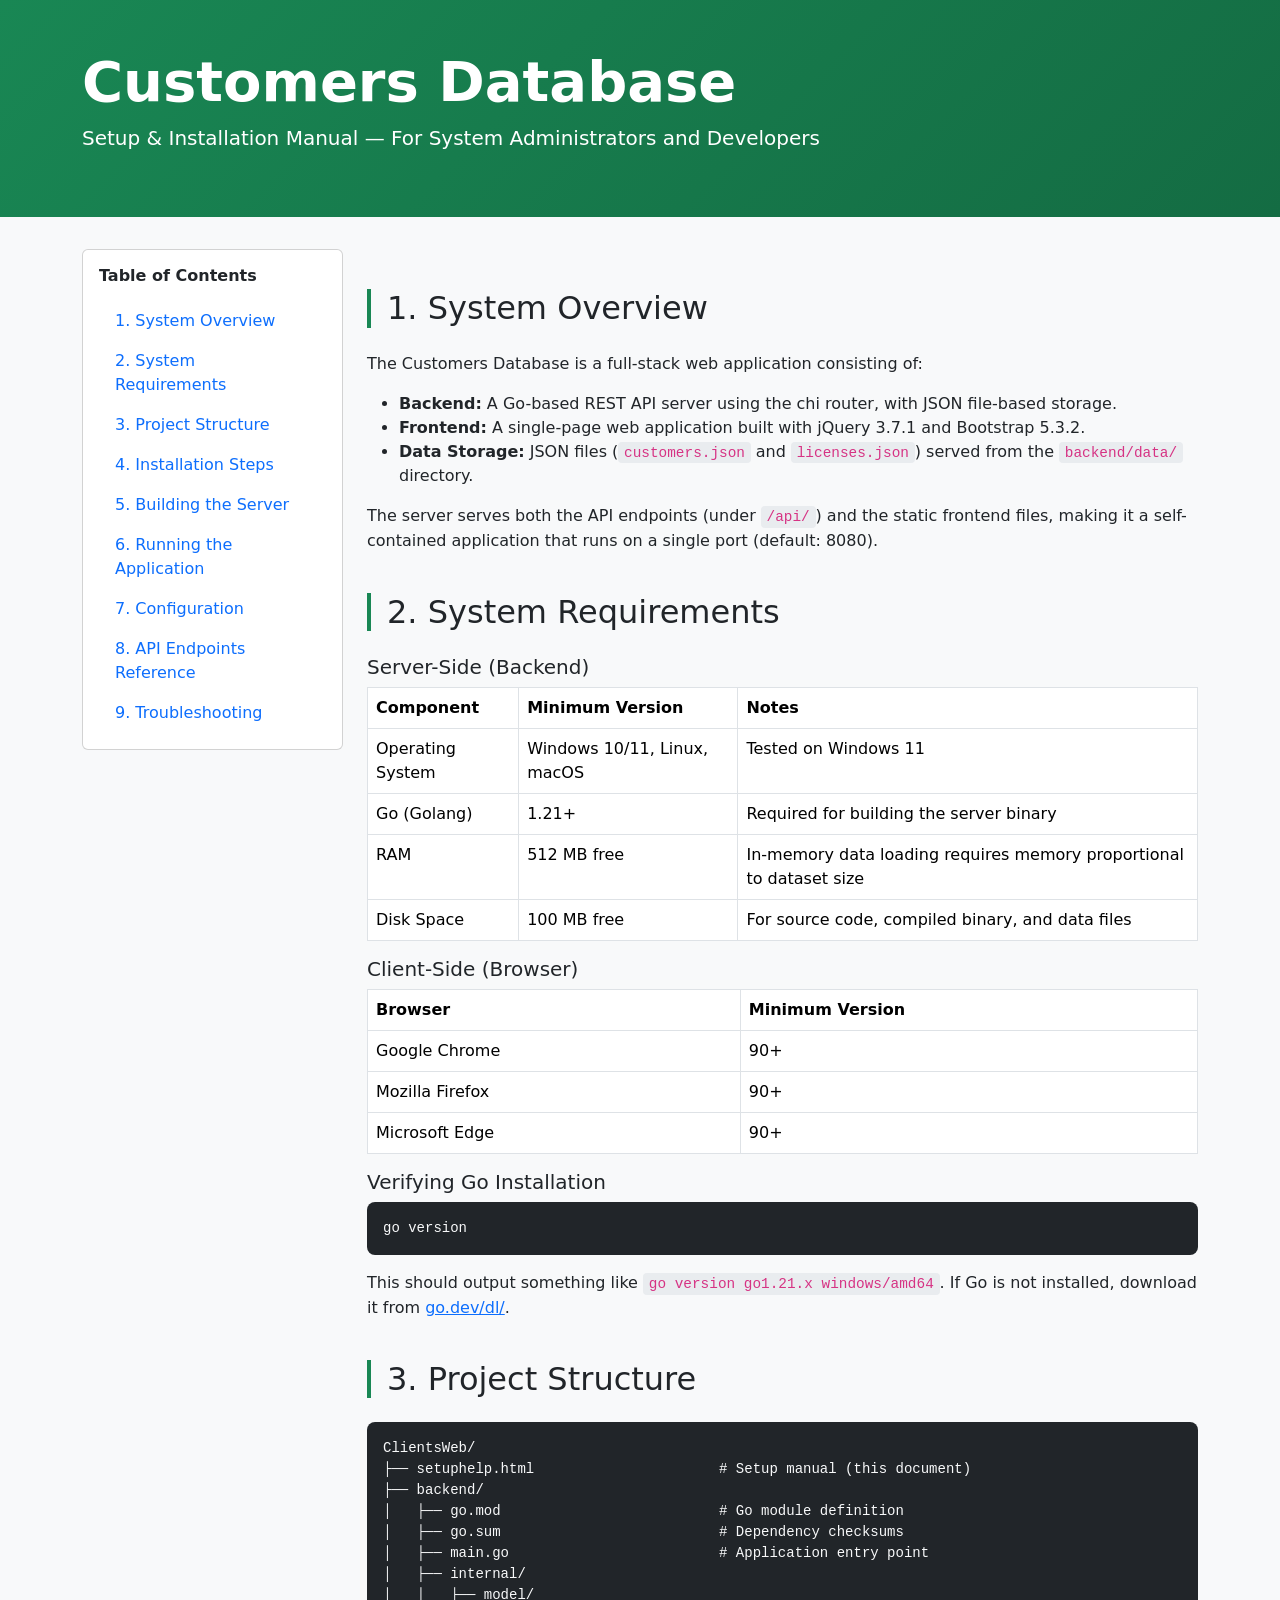
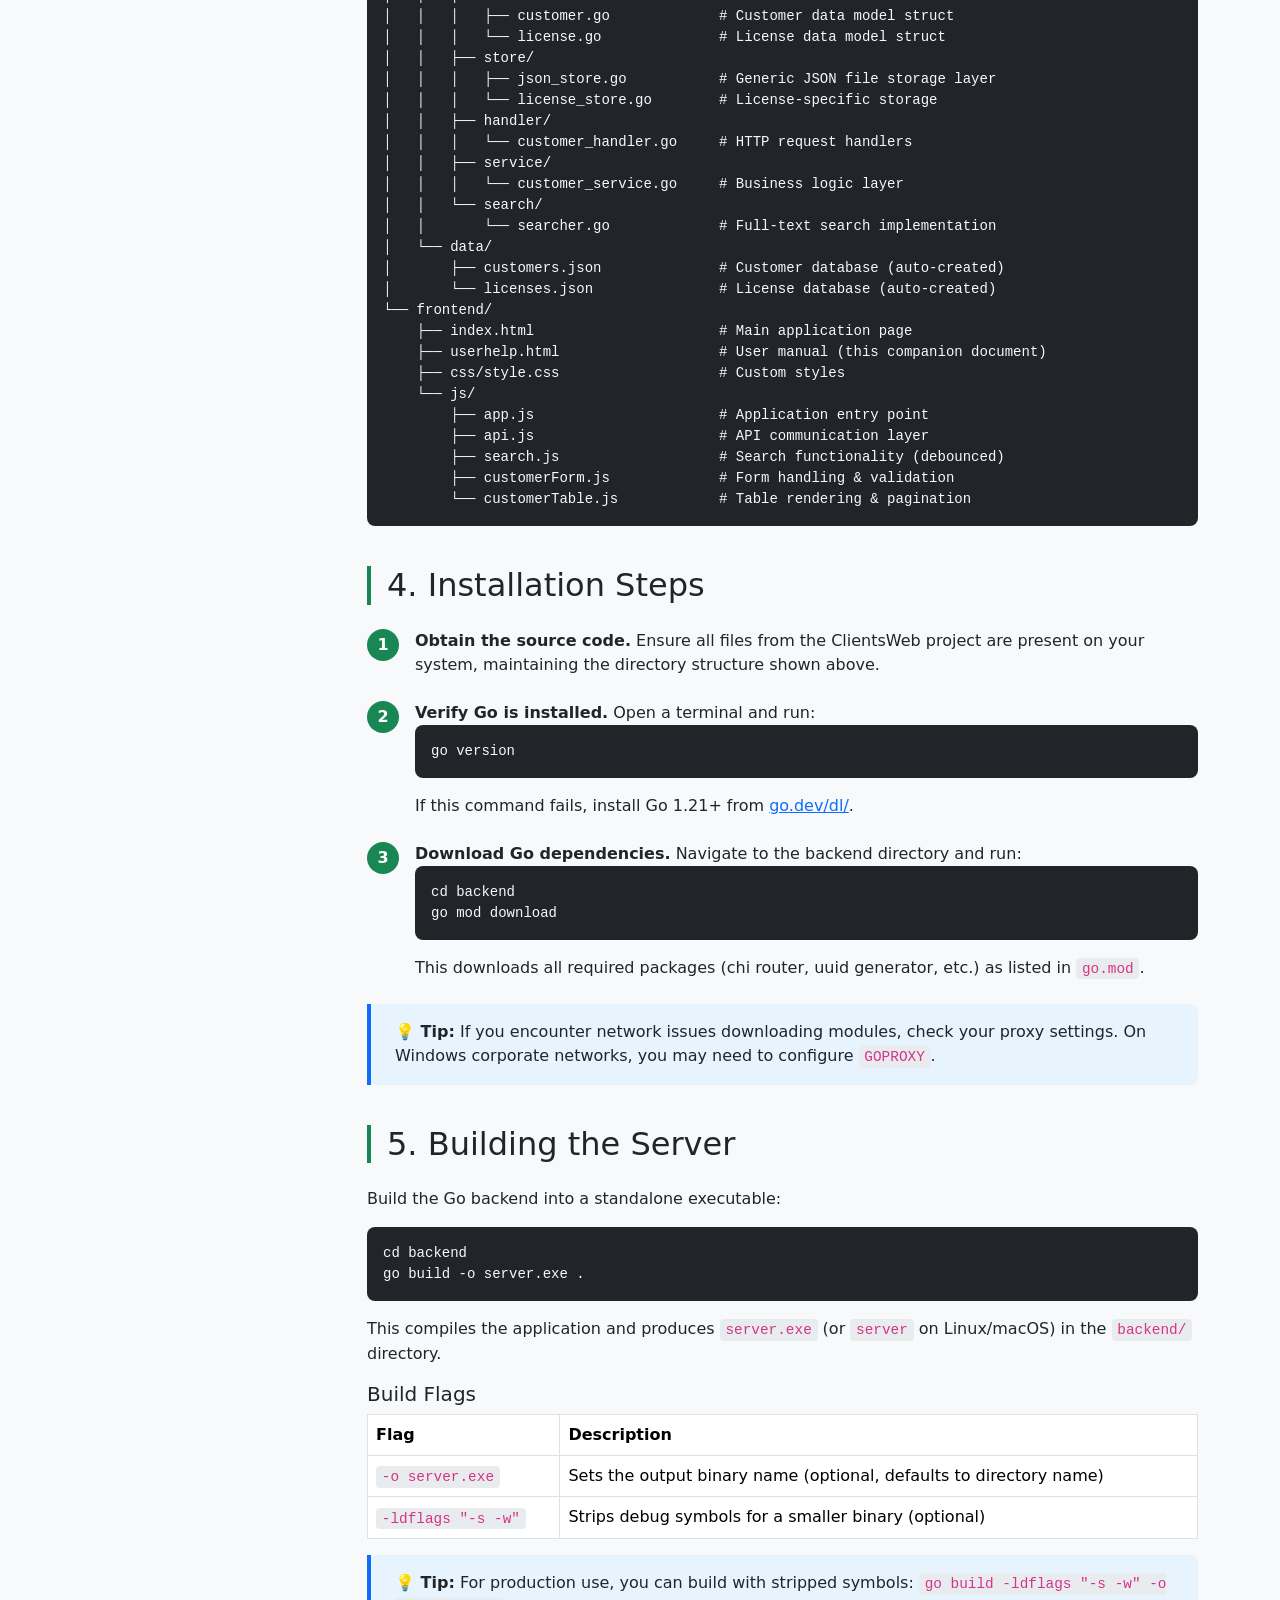
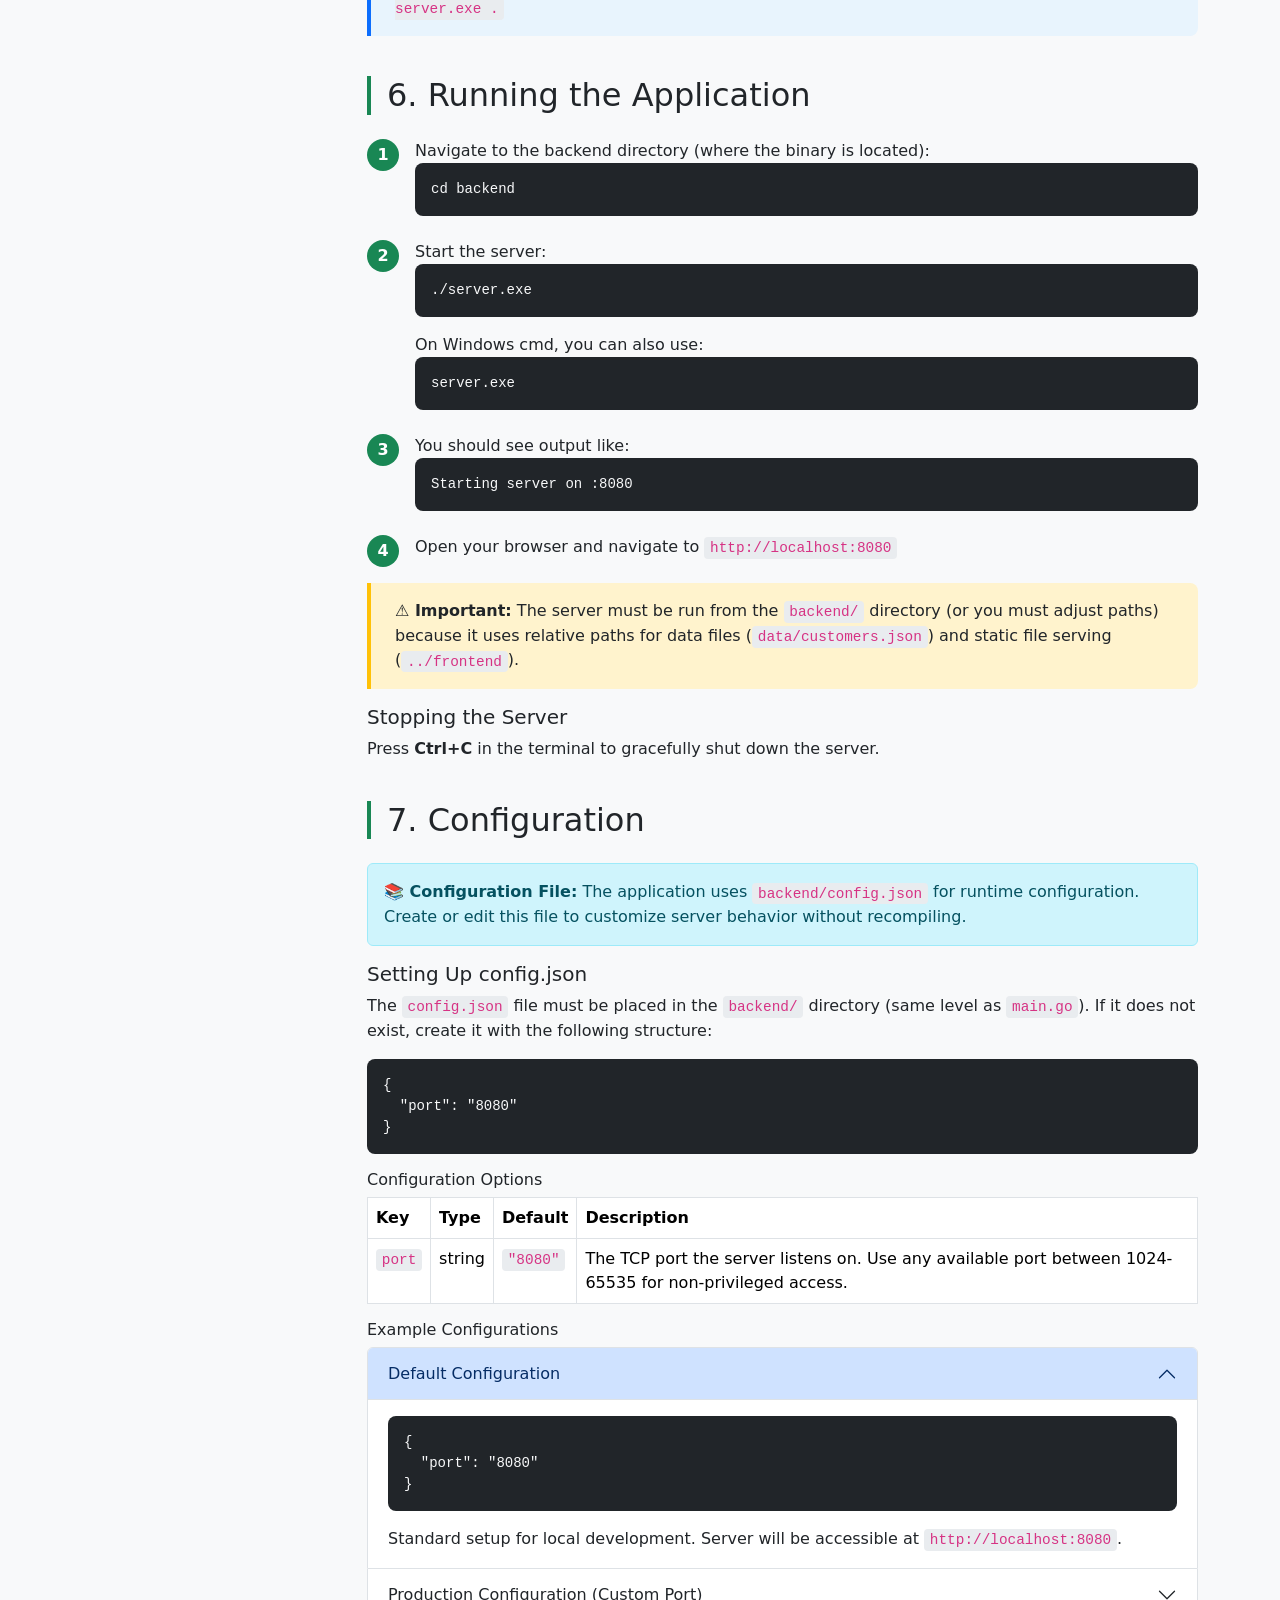
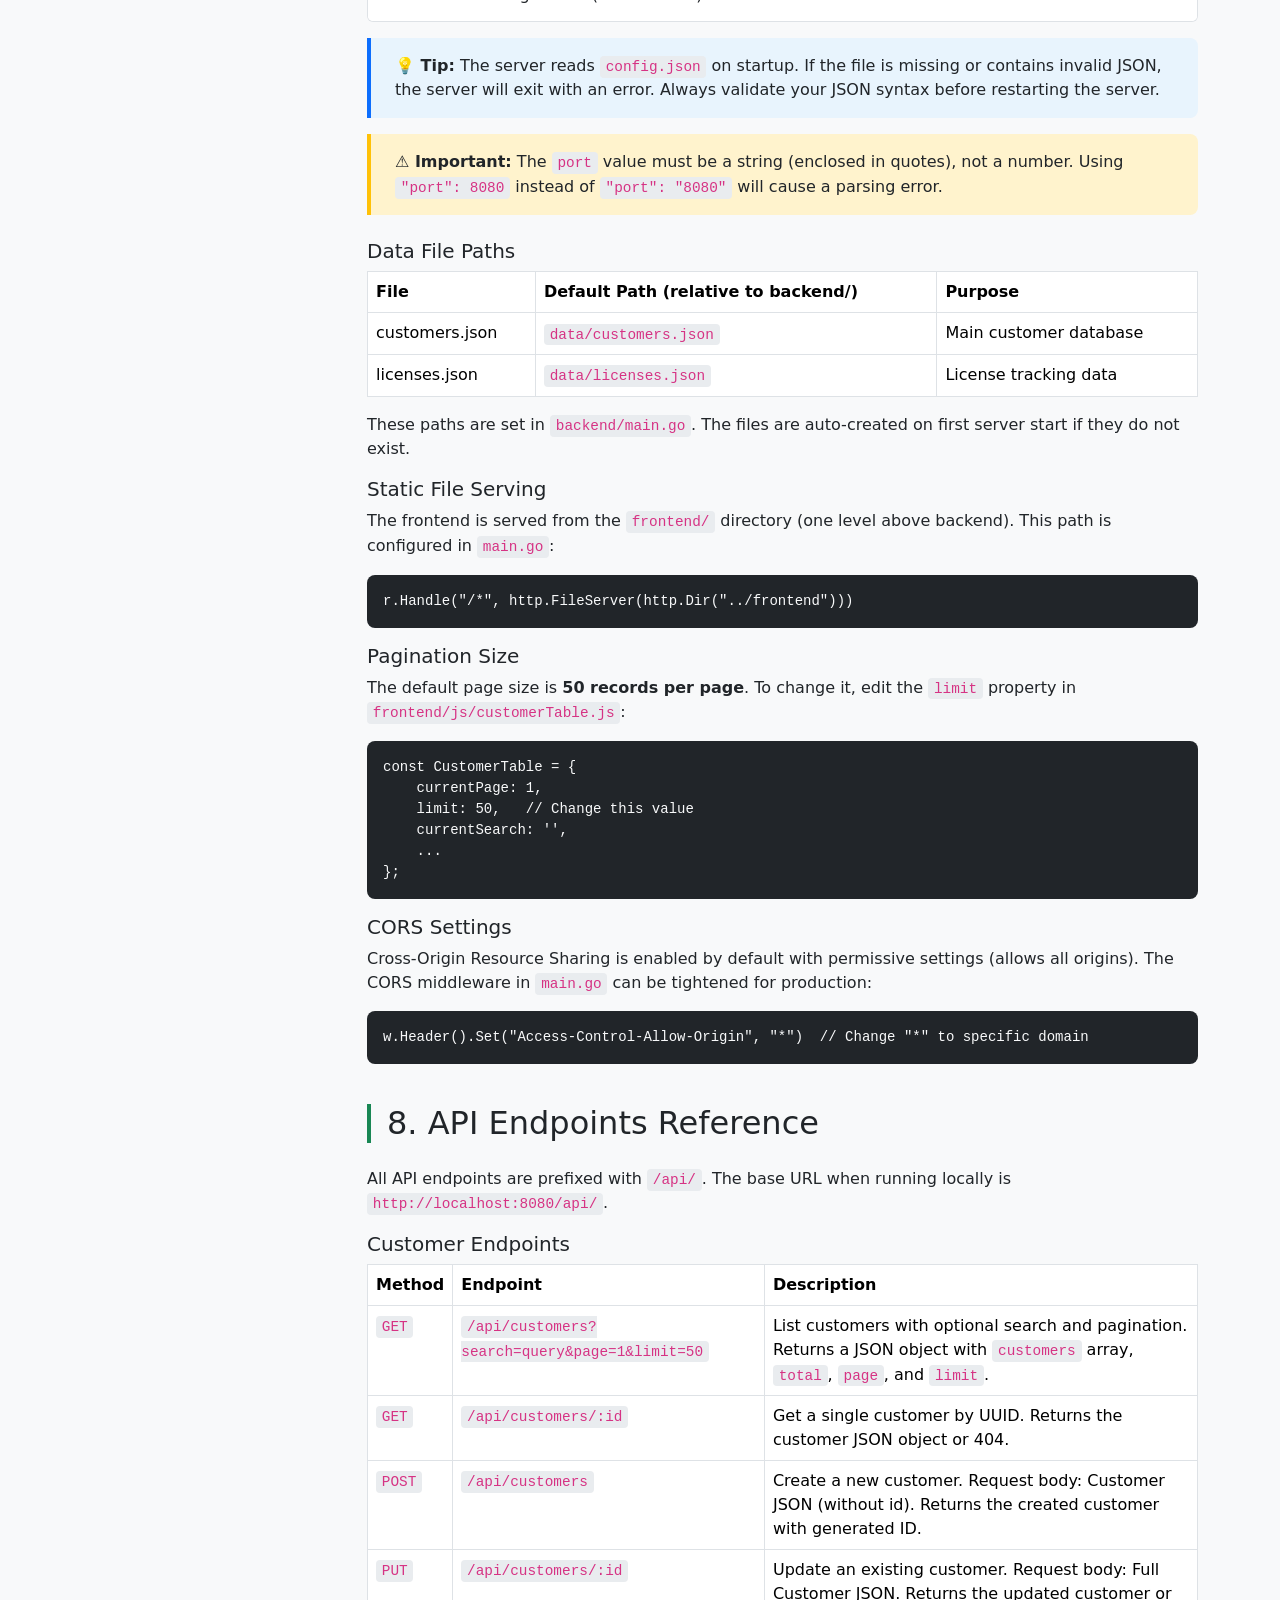
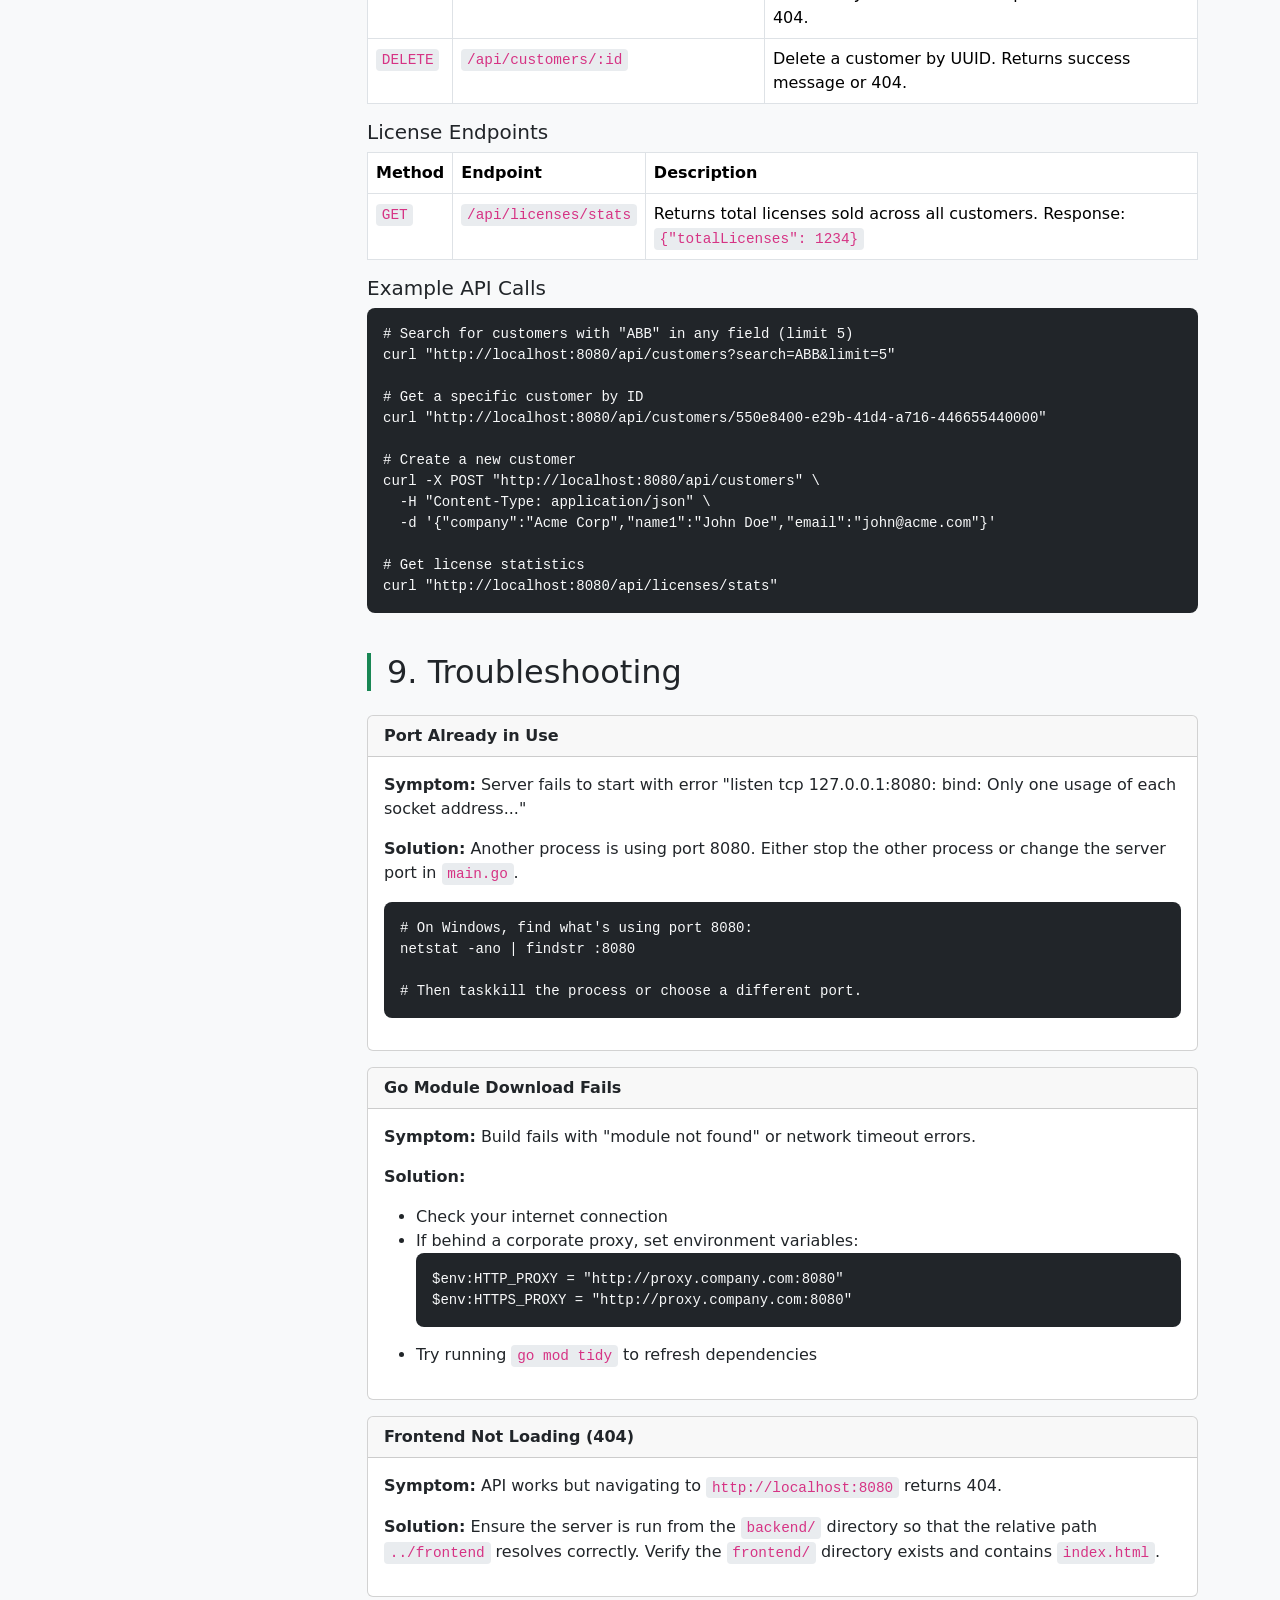
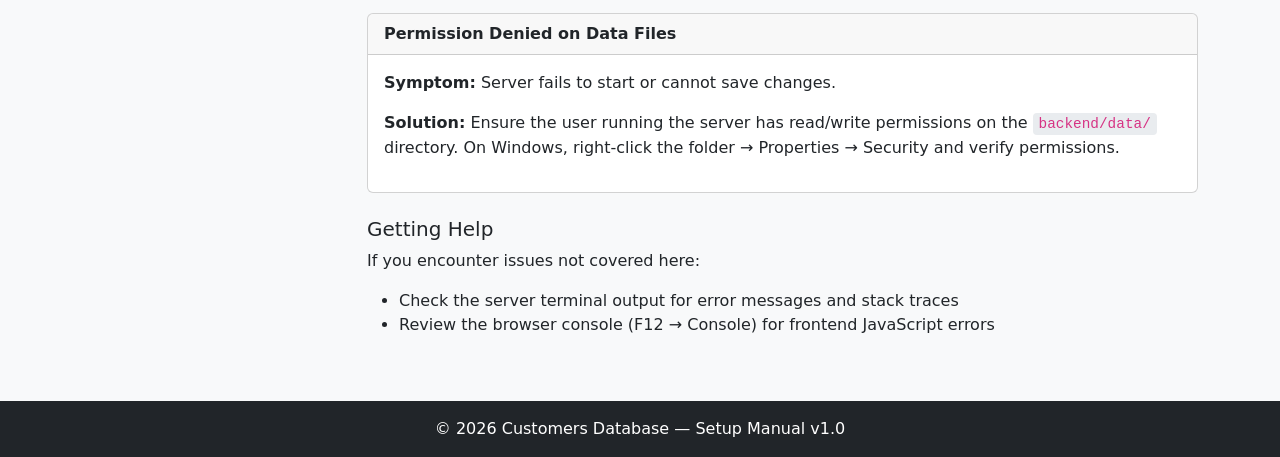
<file: setuphelp.html>
<!DOCTYPE html>
<html lang="en">
<head>
    <meta charset="UTF-8">
    <meta name="viewport" content="width=device-width, initial-scale=1.0">
    <title>Customers Database - Setup Manual</title>
    <link href="https://cdn.jsdelivr.net/npm/bootstrap@5.3.2/dist/css/bootstrap.min.css" rel="stylesheet">
    <style>
        body { background-color: #f8f9fa; }
        .manual-header { background: linear-gradient(135deg, #198754, #146c43); color: white; padding: 3rem 0; margin-bottom: 2rem; }
        .section-title { border-left: 4px solid #198754; padding-left: 1rem; margin-top: 2.5rem; margin-bottom: 1.5rem; }
        .step-list { counter-reset: step; list-style: none; padding-left: 0; }
        .step-list li { counter-increment: step; position: relative; padding-left: 3rem; margin-bottom: 1.5rem; }
        .step-list li::before { content: counter(step); position: absolute; left: 0; top: 0; width: 2rem; height: 2rem; background-color: #198754; color: white; border-radius: 50%; text-align: center; line-height: 2rem; font-weight: bold; }
        .tip-box { background-color: #e8f4fd; border-left: 4px solid #0d6efd; padding: 1rem 1.5rem; margin: 1rem 0; border-radius: 0 0.5rem 0.5rem 0; }
        .warning-box { background-color: #fff3cd; border-left: 4px solid #ffc107; padding: 1rem 1.5rem; margin: 1rem 0; border-radius: 0 0.5rem 0.5rem 0; }
        .danger-box { background-color: #f8d7da; border-left: 4px solid #dc3545; padding: 1rem 1.5rem; margin: 1rem 0; border-radius: 0 0.5rem 0.5rem 0; }
        code { background-color: #e9ecef; padding: 0.2em 0.4em; border-radius: 0.25rem; font-size: 0.9em; }
        pre { background-color: #212529; color: #f8f9fa; padding: 1rem; border-radius: 0.5rem; overflow-x: auto; }
        pre code { background-color: transparent; padding: 0; }
        .nav-sidebar { position: sticky; top: 2rem; }
    </style>
</head>
<body>

<!-- Header -->
<div class="manual-header">
    <div class="container">
        <h1 class="display-4 fw-bold">Customers Database</h1>
        <p class="lead">Setup & Installation Manual &mdash; For System Administrators and Developers</p>
    </div>
</div>

<div class="container mb-5">
    <div class="row">
        <!-- Sidebar Navigation -->
        <div class="col-lg-3 d-none d-lg-block">
            <nav class="nav-sidebar card">
                <div class="card-body">
                    <h6 class="card-title fw-bold mb-3">Table of Contents</h6>
                    <ul class="nav flex-column nav-pills">
                        <li class="nav-item"><a class="nav-link" href="#overview">1. System Overview</a></li>
                        <li class="nav-item"><a class="nav-link" href="#requirements">2. System Requirements</a></li>
                        <li class="nav-item"><a class="nav-link" href="#project-structure">3. Project Structure</a></li>
                        <li class="nav-item"><a class="nav-link" href="#installation">4. Installation Steps</a></li>
                        <li class="nav-item"><a class="nav-link" href="#building">5. Building the Server</a></li>
                        <li class="nav-item"><a class="nav-link" href="#running">6. Running the Application</a></li>
                        <li class="nav-item"><a class="nav-link" href="#configuration">7. Configuration</a></li>
                        <li class="nav-item"><a class="nav-link" href="#api-reference">8. API Endpoints Reference</a></li>
                        <li class="nav-item"><a class="nav-link" href="#troubleshooting">9. Troubleshooting</a></li>
                    </ul>
                </div>
            </nav>
        </div>

        <!-- Main Content -->
        <div class="col-lg-9">

            <!-- 1. System Overview -->
            <section id="overview">
                <h2 class="section-title">1. System Overview</h2>
                <p>The Customers Database is a full-stack web application consisting of:</p>
                <ul>
                    <li><strong>Backend:</strong> A Go-based REST API server using the chi router, with JSON file-based storage.</li>
                    <li><strong>Frontend:</strong> A single-page web application built with jQuery 3.7.1 and Bootstrap 5.3.2.</li>
                    <li><strong>Data Storage:</strong> JSON files (<code>customers.json</code> and <code>licenses.json</code>) served from the <code>backend/data/</code> directory.</li>
                </ul>
                <p>The server serves both the API endpoints (under <code>/api/</code>) and the static frontend files, making it a self-contained application that runs on a single port (default: 8080).</p>
            </section>

            <!-- 2. System Requirements -->
            <section id="requirements">
                <h2 class="section-title">2. System Requirements</h2>

                <h5 class="mt-3">Server-Side (Backend)</h5>
                <table class="table table-bordered">
                    <thead><tr><th>Component</th><th>Minimum Version</th><th>Notes</th></tr></thead>
                    <tbody>
                        <tr><td>Operating System</td><td>Windows 10/11, Linux, macOS</td><td>Tested on Windows 11</td></tr>
                        <tr><td>Go (Golang)</td><td>1.21+</td><td>Required for building the server binary</td></tr>
                        <tr><td>RAM</td><td>512 MB free</td><td>In-memory data loading requires memory proportional to dataset size</td></tr>
                        <tr><td>Disk Space</td><td>100 MB free</td><td>For source code, compiled binary, and data files</td></tr>
                    </tbody>
                </table>

                <h5 class="mt-3">Client-Side (Browser)</h5>
                <table class="table table-bordered">
                    <thead><tr><th>Browser</th><th>Minimum Version</th></tr></thead>
                    <tbody>
                        <tr><td>Google Chrome</td><td>90+</td></tr>
                        <tr><td>Mozilla Firefox</td><td>90+</td></tr>
                        <tr><td>Microsoft Edge</td><td>90+</td></tr>
                    </tbody>
                </table>

                <h5 class="mt-3">Verifying Go Installation</h5>
                <pre><code>go version</code></pre>
                <p>This should output something like <code>go version go1.21.x windows/amd64</code>. If Go is not installed, download it from <a href="https://go.dev/dl/" target="_blank">go.dev/dl/</a>.</p>
            </section>

            <!-- 3. Project Structure -->
            <section id="project-structure">
                <h2 class="section-title">3. Project Structure</h2>
                <pre><code>ClientsWeb/
├── setuphelp.html                      # Setup manual (this document)
├── backend/
│   ├── go.mod                          # Go module definition
│   ├── go.sum                          # Dependency checksums
│   ├── main.go                         # Application entry point
│   ├── internal/
│   │   ├── model/
│   │   │   ├── customer.go             # Customer data model struct
│   │   │   └── license.go              # License data model struct
│   │   ├── store/
│   │   │   ├── json_store.go           # Generic JSON file storage layer
│   │   │   └── license_store.go        # License-specific storage
│   │   ├── handler/
│   │   │   └── customer_handler.go     # HTTP request handlers
│   │   ├── service/
│   │   │   └── customer_service.go     # Business logic layer
│   │   └── search/
│   │       └── searcher.go             # Full-text search implementation
│   └── data/
│       ├── customers.json              # Customer database (auto-created)
│       └── licenses.json               # License database (auto-created)
└── frontend/
    ├── index.html                      # Main application page
    ├── userhelp.html                   # User manual (this companion document)
    ├── css/style.css                   # Custom styles
    └── js/
        ├── app.js                      # Application entry point
        ├── api.js                      # API communication layer
        ├── search.js                   # Search functionality (debounced)
        ├── customerForm.js             # Form handling & validation
        └── customerTable.js            # Table rendering & pagination</code></pre>
            </section>

            <!-- 4. Installation Steps -->
            <section id="installation">
                <h2 class="section-title">4. Installation Steps</h2>
                <ol class="step-list">
                    <li><strong>Obtain the source code.</strong> Ensure all files from the ClientsWeb project are present on your system, maintaining the directory structure shown above.</li>
                    <li><strong>Verify Go is installed.</strong> Open a terminal and run:
                        <pre><code>go version</code></pre>
                        If this command fails, install Go 1.21+ from <a href="https://go.dev/dl/" target="_blank">go.dev/dl/</a>.
                    </li>
                    <li><strong>Download Go dependencies.</strong> Navigate to the backend directory and run:
                        <pre><code>cd backend
go mod download</code></pre>
                        This downloads all required packages (chi router, uuid generator, etc.) as listed in <code>go.mod</code>.
                    </li>
                </ol>

                <div class="tip-box">
                    <strong>&#128161; Tip:</strong> If you encounter network issues downloading modules, check your proxy settings. On Windows corporate networks, you may need to configure <code>GOPROXY</code>.
                </div>
            </section>

            <!-- 5. Building the Server -->
            <section id="building">
                <h2 class="section-title">5. Building the Server</h2>
                <p>Build the Go backend into a standalone executable:</p>
                <pre><code>cd backend
go build -o server.exe .</code></pre>
                <p>This compiles the application and produces <code>server.exe</code> (or <code>server</code> on Linux/macOS) in the <code>backend/</code> directory.</p>

                <h5 class="mt-3">Build Flags</h5>
                <table class="table table-bordered">
                    <thead><tr><th>Flag</th><th>Description</th></tr></thead>
                    <tbody>
                        <tr><td><code>-o server.exe</code></td><td>Sets the output binary name (optional, defaults to directory name)</td></tr>
                        <tr><td><code>-ldflags "-s -w"</code></td><td>Strips debug symbols for a smaller binary (optional)</td></tr>
                    </tbody>
                </table>

                <div class="tip-box">
                    <strong>&#128161; Tip:</strong> For production use, you can build with stripped symbols: <code>go build -ldflags "-s -w" -o server.exe .</code>
                </div>
            </section>

            <!-- 6. Running the Application -->
            <section id="running">
                <h2 class="section-title">6. Running the Application</h2>
                <ol class="step-list">
                    <li>Navigate to the backend directory (where the binary is located):
                        <pre><code>cd backend</code></pre>
                    </li>
                    <li>Start the server:
                        <pre><code>./server.exe</code></pre>
                        On Windows cmd, you can also use:
                        <pre><code>server.exe</code></pre>
                    </li>
                    <li>You should see output like:
                        <pre><code>Starting server on :8080</code></pre>
                    </li>
                    <li>Open your browser and navigate to <code>http://localhost:8080</code></li>
                </ol>

                <div class="warning-box">
                    <strong>&#9888; Important:</strong> The server must be run from the <code>backend/</code> directory (or you must adjust paths) because it uses relative paths for data files (<code>data/customers.json</code>) and static file serving (<code>../frontend</code>).
                </div>

                <h5 class="mt-3">Stopping the Server</h5>
                <p>Press <strong>Ctrl+C</strong> in the terminal to gracefully shut down the server.</p>
            </section>

            <!-- 7. Configuration -->
            <section id="configuration">
                <h2 class="section-title">7. Configuration</h2>

                <div class="alert alert-info">
                    <strong>&#128218; Configuration File:</strong> The application uses <code>backend/config.json</code> for runtime configuration. Create or edit this file to customize server behavior without recompiling.
                </div>

                <h5 class="mt-3">Setting Up config.json</h5>
                <p>The <code>config.json</code> file must be placed in the <code>backend/</code> directory (same level as <code>main.go</code>). If it does not exist, create it with the following structure:</p>
                <pre><code>{
  "port": "8080"
}</code></pre>

                <h6 class="mt-3">Configuration Options</h6>
                <table class="table table-bordered">
                    <thead><tr><th>Key</th><th>Type</th><th>Default</th><th>Description</th></tr></thead>
                    <tbody>
                        <tr>
                            <td><code>port</code></td>
                            <td>string</td>
                            <td><code>"8080"</code></td>
                            <td>The TCP port the server listens on. Use any available port between 1024-65535 for non-privileged access.</td>
                        </tr>
                    </tbody>
                </table>

                <h6 class="mt-3">Example Configurations</h6>
                <div class="accordion" id="configExamples">
                    <div class="accordion-item">
                        <h2 class="accordion-header">
                            <button class="accordion-button" type="button" data-bs-toggle="collapse" data-bs-target="#defaultConfig">
                                Default Configuration
                            </button>
                        </h2>
                        <div id="defaultConfig" class="accordion-collapse collapse show" data-bs-parent="#configExamples">
                            <div class="accordion-body">
                                <pre><code>{
  "port": "8080"
}</code></pre>
                                <p class="mb-0">Standard setup for local development. Server will be accessible at <code>http://localhost:8080</code>.</p>
                            </div>
                        </div>
                    </div>
                    <div class="accordion-item">
                        <h2 class="accordion-header">
                            <button class="accordion-button collapsed" type="button" data-bs-toggle="collapse" data-bs-target="#prodConfig">
                                Production Configuration (Custom Port)
                            </button>
                        </h2>
                        <div id="prodConfig" class="accordion-collapse collapse" data-bs-parent="#configExamples">
                            <div class="accordion-body">
                                <pre><code>{
  "port": "8443"
}</code></pre>
                                <p class="mb-0">Use a non-standard port for production deployments to avoid conflicts with other services.</p>
                            </div>
                        </div>
                    </div>
                </div>

                <div class="tip-box mt-3">
                    <strong>&#128161; Tip:</strong> The server reads <code>config.json</code> on startup. If the file is missing or contains invalid JSON, the server will exit with an error. Always validate your JSON syntax before restarting the server.
                </div>

                <div class="warning-box mt-3">
                    <strong>&#9888; Important:</strong> The <code>port</code> value must be a string (enclosed in quotes), not a number. Using <code>"port": 8080</code> instead of <code>"port": "8080"</code> will cause a parsing error.
                </div>

                <h5 class="mt-4">Data File Paths</h5>
                <table class="table table-bordered">
                    <thead><tr><th>File</th><th>Default Path (relative to backend/)</th><th>Purpose</th></tr></thead>
                    <tbody>
                        <tr><td>customers.json</td><td><code>data/customers.json</code></td><td>Main customer database</td></tr>
                        <tr><td>licenses.json</td><td><code>data/licenses.json</code></td><td>License tracking data</td></tr>
                    </tbody>
                </table>
                <p>These paths are set in <code>backend/main.go</code>. The files are auto-created on first server start if they do not exist.</p>

                <h5 class="mt-3">Static File Serving</h5>
                <p>The frontend is served from the <code>frontend/</code> directory (one level above backend). This path is configured in <code>main.go</code>:</p>
                <pre><code>r.Handle("/*", http.FileServer(http.Dir("../frontend")))</code></pre>

                <h5 class="mt-3">Pagination Size</h5>
                <p>The default page size is <strong>50 records per page</strong>. To change it, edit the <code>limit</code> property in <code>frontend/js/customerTable.js</code>:</p>
                <pre><code>const CustomerTable = {
    currentPage: 1,
    limit: 50,   // Change this value
    currentSearch: '',
    ...
};</code></pre>

                <h5 class="mt-3">CORS Settings</h5>
                <p>Cross-Origin Resource Sharing is enabled by default with permissive settings (allows all origins). The CORS middleware in <code>main.go</code> can be tightened for production:</p>
                <pre><code>w.Header().Set("Access-Control-Allow-Origin", "*")  // Change "*" to specific domain</code></pre>
            </section>

            <!-- 8. API Endpoints Reference -->
            <section id="api-reference">
                <h2 class="section-title">8. API Endpoints Reference</h2>
                <p>All API endpoints are prefixed with <code>/api/</code>. The base URL when running locally is <code>http://localhost:8080/api/</code>.</p>

                <h5 class="mt-3">Customer Endpoints</h5>
                <table class="table table-bordered">
                    <thead><tr><th>Method</th><th>Endpoint</th><th>Description</th></tr></thead>
                    <tbody>
                        <tr>
                            <td><code>GET</code></td>
                            <td><code>/api/customers?search=query&page=1&limit=50</code></td>
                            <td>List customers with optional search and pagination. Returns a JSON object with <code>customers</code> array, <code>total</code>, <code>page</code>, and <code>limit</code>.</td>
                        </tr>
                        <tr>
                            <td><code>GET</code></td>
                            <td><code>/api/customers/:id</code></td>
                            <td>Get a single customer by UUID. Returns the customer JSON object or 404.</td>
                        </tr>
                        <tr>
                            <td><code>POST</code></td>
                            <td><code>/api/customers</code></td>
                            <td>Create a new customer. Request body: Customer JSON (without id). Returns the created customer with generated ID.</td>
                        </tr>
                        <tr>
                            <td><code>PUT</code></td>
                            <td><code>/api/customers/:id</code></td>
                            <td>Update an existing customer. Request body: Full Customer JSON. Returns the updated customer or 404.</td>
                        </tr>
                        <tr>
                            <td><code>DELETE</code></td>
                            <td><code>/api/customers/:id</code></td>
                            <td>Delete a customer by UUID. Returns success message or 404.</td>
                        </tr>
                    </tbody>
                </table>

                <h5 class="mt-3">License Endpoints</h5>
                <table class="table table-bordered">
                    <thead><tr><th>Method</th><th>Endpoint</th><th>Description</th></tr></thead>
                    <tbody>
                        <tr>
                            <td><code>GET</code></td>
                            <td><code>/api/licenses/stats</code></td>
                            <td>Returns total licenses sold across all customers. Response: <code>{"totalLicenses": 1234}</code></td>
                        </tr>
                    </tbody>
                </table>

                <h5 class="mt-3">Example API Calls</h5>
                <pre><code># Search for customers with "ABB" in any field (limit 5)
curl "http://localhost:8080/api/customers?search=ABB&limit=5"

# Get a specific customer by ID
curl "http://localhost:8080/api/customers/550e8400-e29b-41d4-a716-446655440000"

# Create a new customer
curl -X POST "http://localhost:8080/api/customers" \
  -H "Content-Type: application/json" \
  -d '{"company":"Acme Corp","name1":"John Doe","email":"john@acme.com"}'

# Get license statistics
curl "http://localhost:8080/api/licenses/stats"</code></pre>
            </section>

            <!-- 9. Troubleshooting -->
            <section id="troubleshooting">
                <h2 class="section-title">9. Troubleshooting</h2>

                <div class="card mb-3">
                    <div class="card-header fw-bold">Port Already in Use</div>
                    <div class="card-body">
                        <p><strong>Symptom:</strong> Server fails to start with error "listen tcp 127.0.0.1:8080: bind: Only one usage of each socket address..."</p>
                        <p><strong>Solution:</strong> Another process is using port 8080. Either stop the other process or change the server port in <code>main.go</code>.</p>
                        <pre><code># On Windows, find what's using port 8080:
netstat -ano | findstr :8080

# Then taskkill the process or choose a different port.</code></pre>
                    </div>
                </div>

                <div class="card mb-3">
                    <div class="card-header fw-bold">Go Module Download Fails</div>
                    <div class="card-body">
                        <p><strong>Symptom:</strong> Build fails with "module not found" or network timeout errors.</p>
                        <p><strong>Solution:</strong></p>
                        <ul>
                            <li>Check your internet connection</li>
                            <li>If behind a corporate proxy, set environment variables:
                                <pre><code>$env:HTTP_PROXY = "http://proxy.company.com:8080"
$env:HTTPS_PROXY = "http://proxy.company.com:8080"</code></pre>
                            </li>
                            <li>Try running <code>go mod tidy</code> to refresh dependencies</li>
                        </ul>
                    </div>
                </div>

                <div class="card mb-3">
                    <div class="card-header fw-bold">Frontend Not Loading (404)</div>
                    <div class="card-body">
                        <p><strong>Symptom:</strong> API works but navigating to <code>http://localhost:8080</code> returns 404.</p>
                        <p><strong>Solution:</strong> Ensure the server is run from the <code>backend/</code> directory so that the relative path <code>../frontend</code> resolves correctly. Verify the <code>frontend/</code> directory exists and contains <code>index.html</code>.</p>
                    </div>
                </div>

                <div class="card mb-3">
                    <div class="card-header fw-bold">Permission Denied on Data Files</div>
                    <div class="card-body">
                        <p><strong>Symptom:</strong> Server fails to start or cannot save changes.</p>
                        <p><strong>Solution:</strong> Ensure the user running the server has read/write permissions on the <code>backend/data/</code> directory. On Windows, right-click the folder &rarr; Properties &rarr; Security and verify permissions.</p>
                    </div>
                </div>

                <h5 class="mt-4">Getting Help</h5>
                <p>If you encounter issues not covered here:</p>
                <ul>
                    <li>Check the server terminal output for error messages and stack traces</li>
                    <li>Review the browser console (F12 &rarr; Console) for frontend JavaScript errors</li>
                </ul>
            </section>

        </div>
    </div>
</div>

<!-- Footer -->
<footer class="bg-dark text-white text-center py-3 mt-5">
    <p class="mb-0">&copy; 2026 Customers Database &mdash; Setup Manual v1.0</p>
</footer>

<script src="https://cdn.jsdelivr.net/npm/bootstrap@5.3.2/dist/js/bootstrap.bundle.min.js"></script>
</body>
</html>
</file>
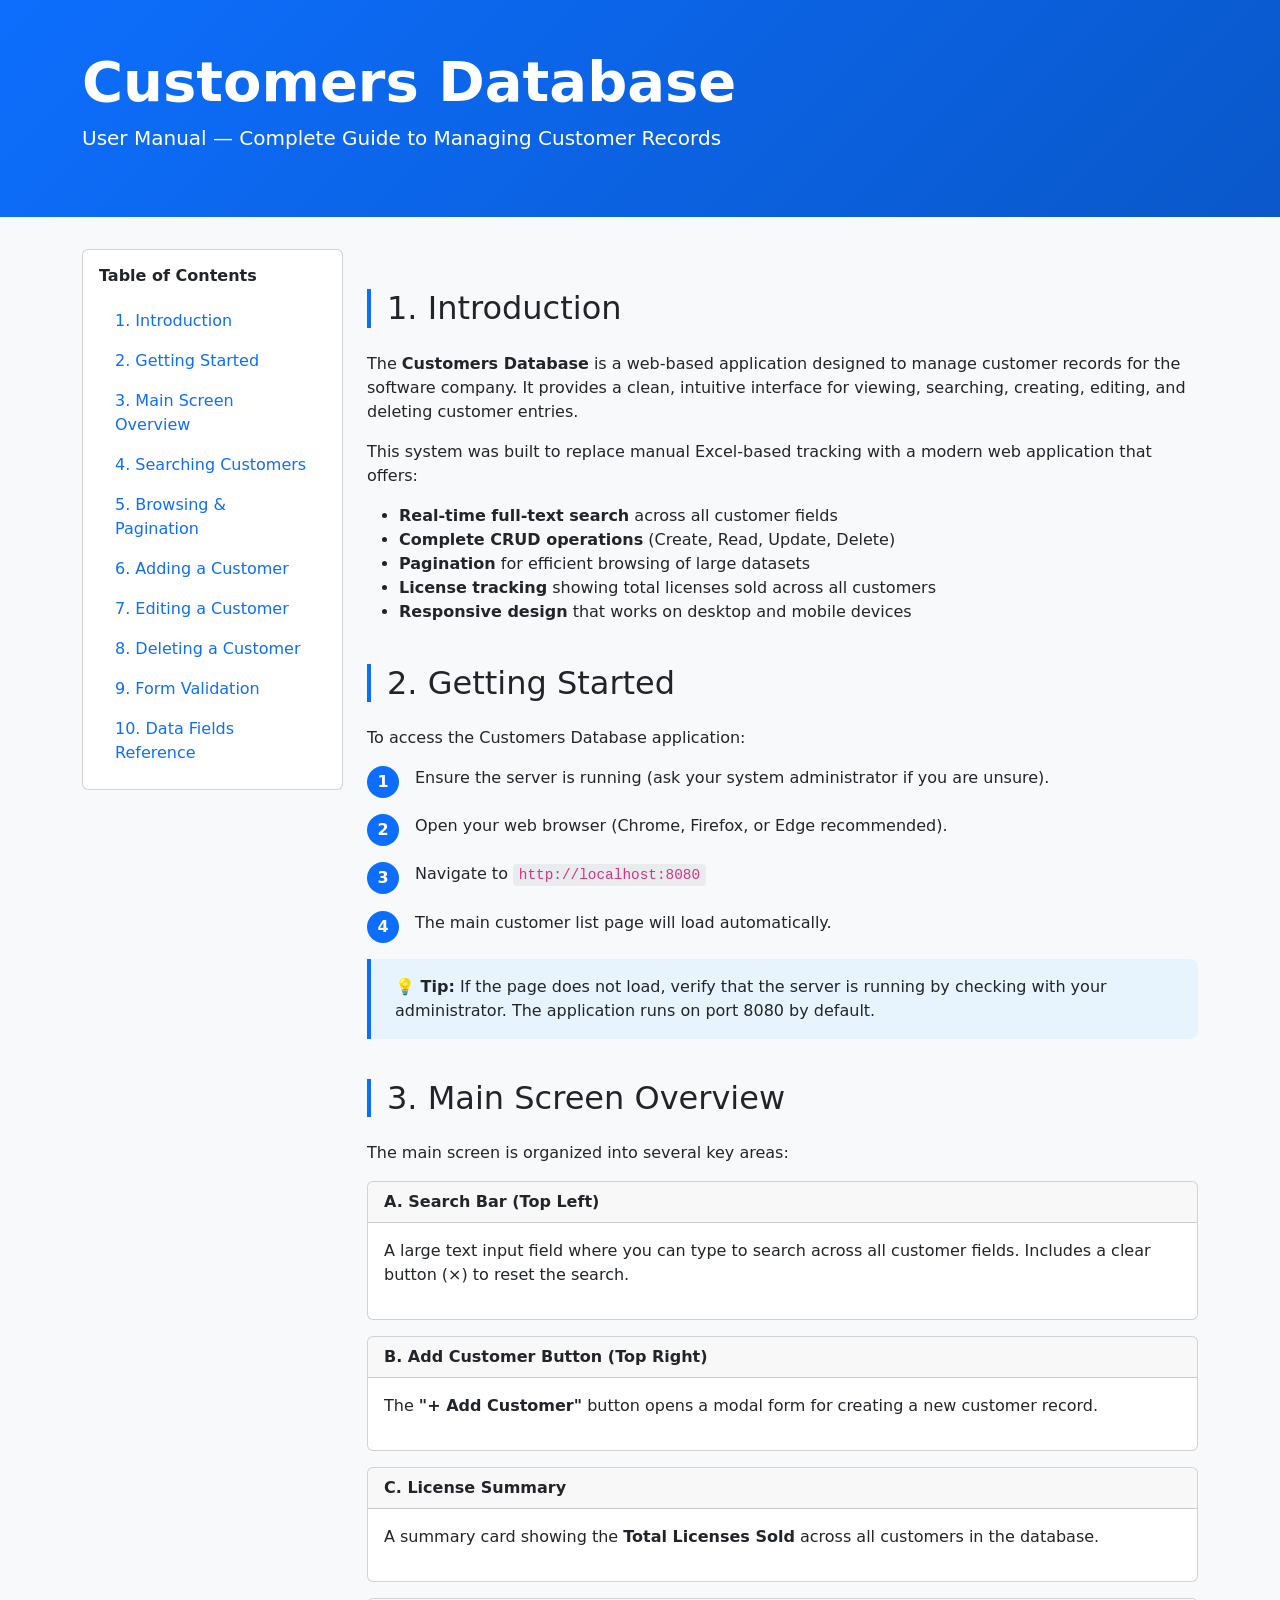
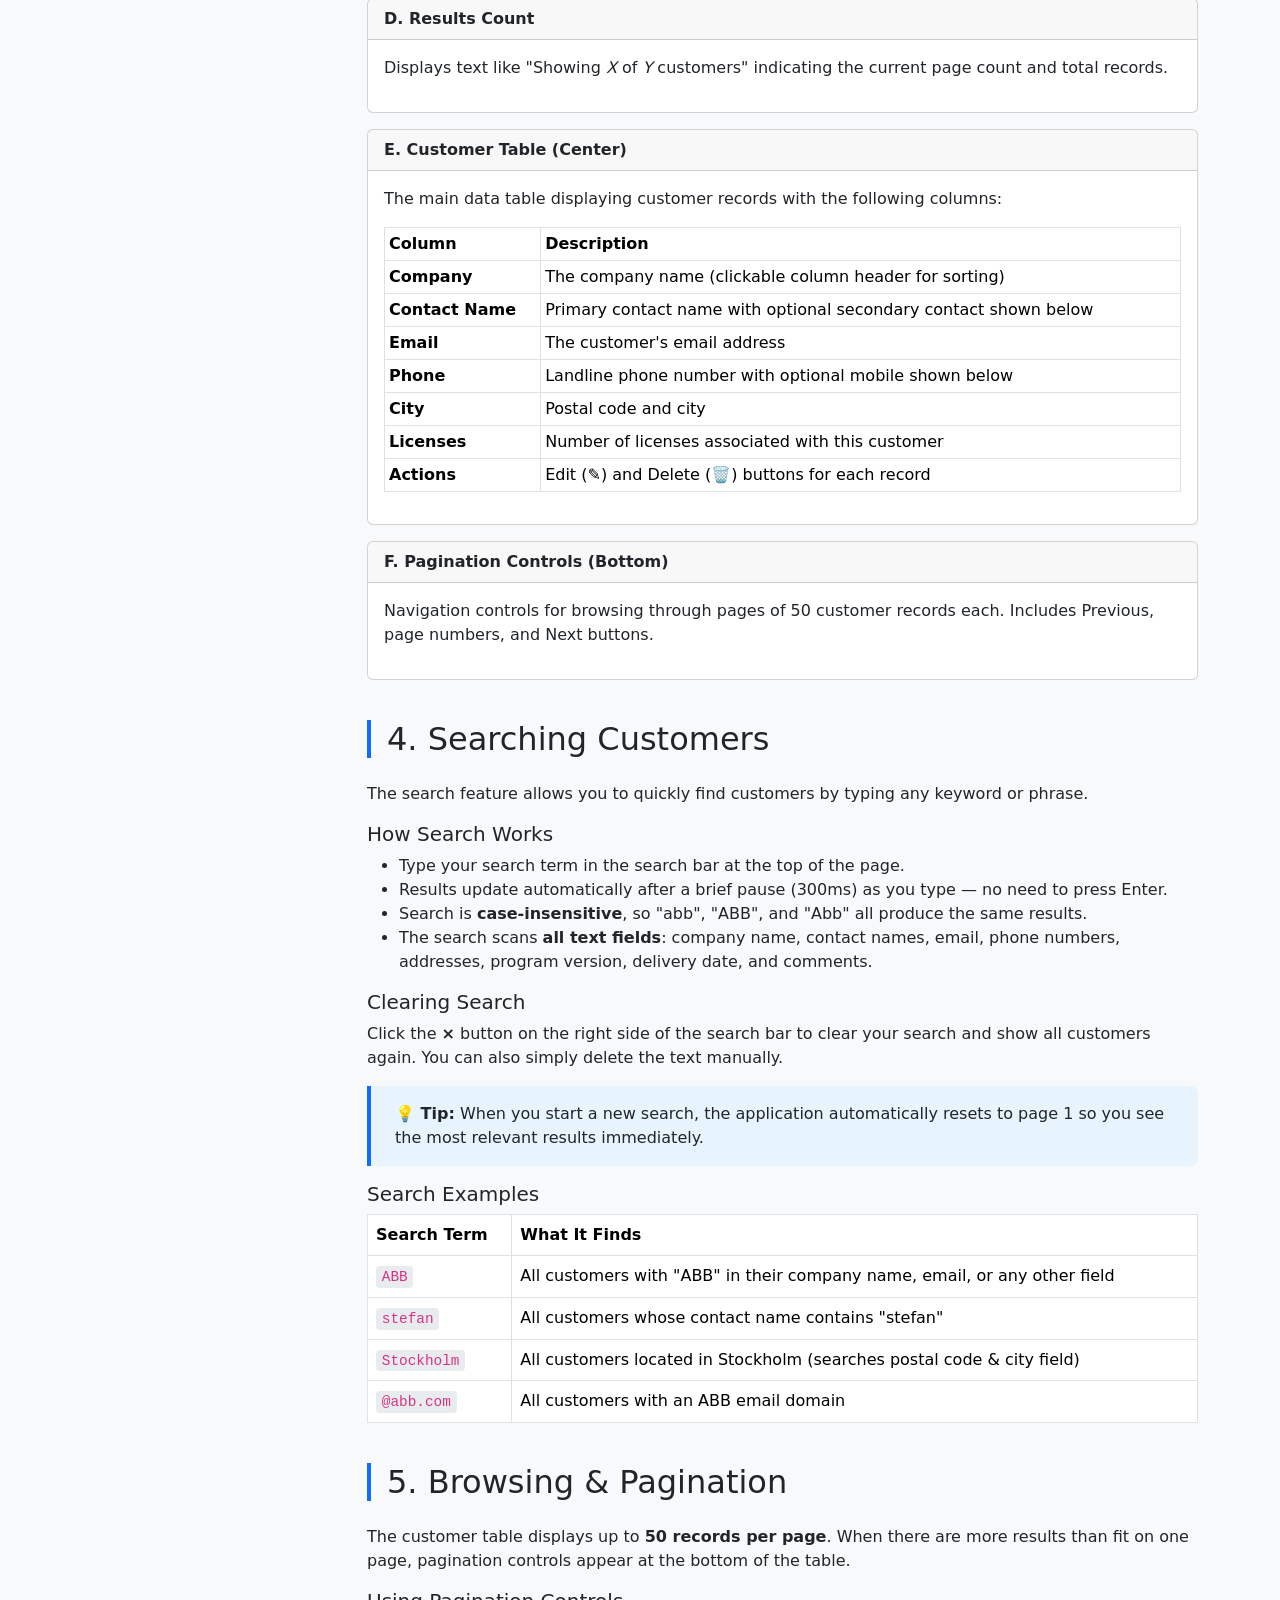
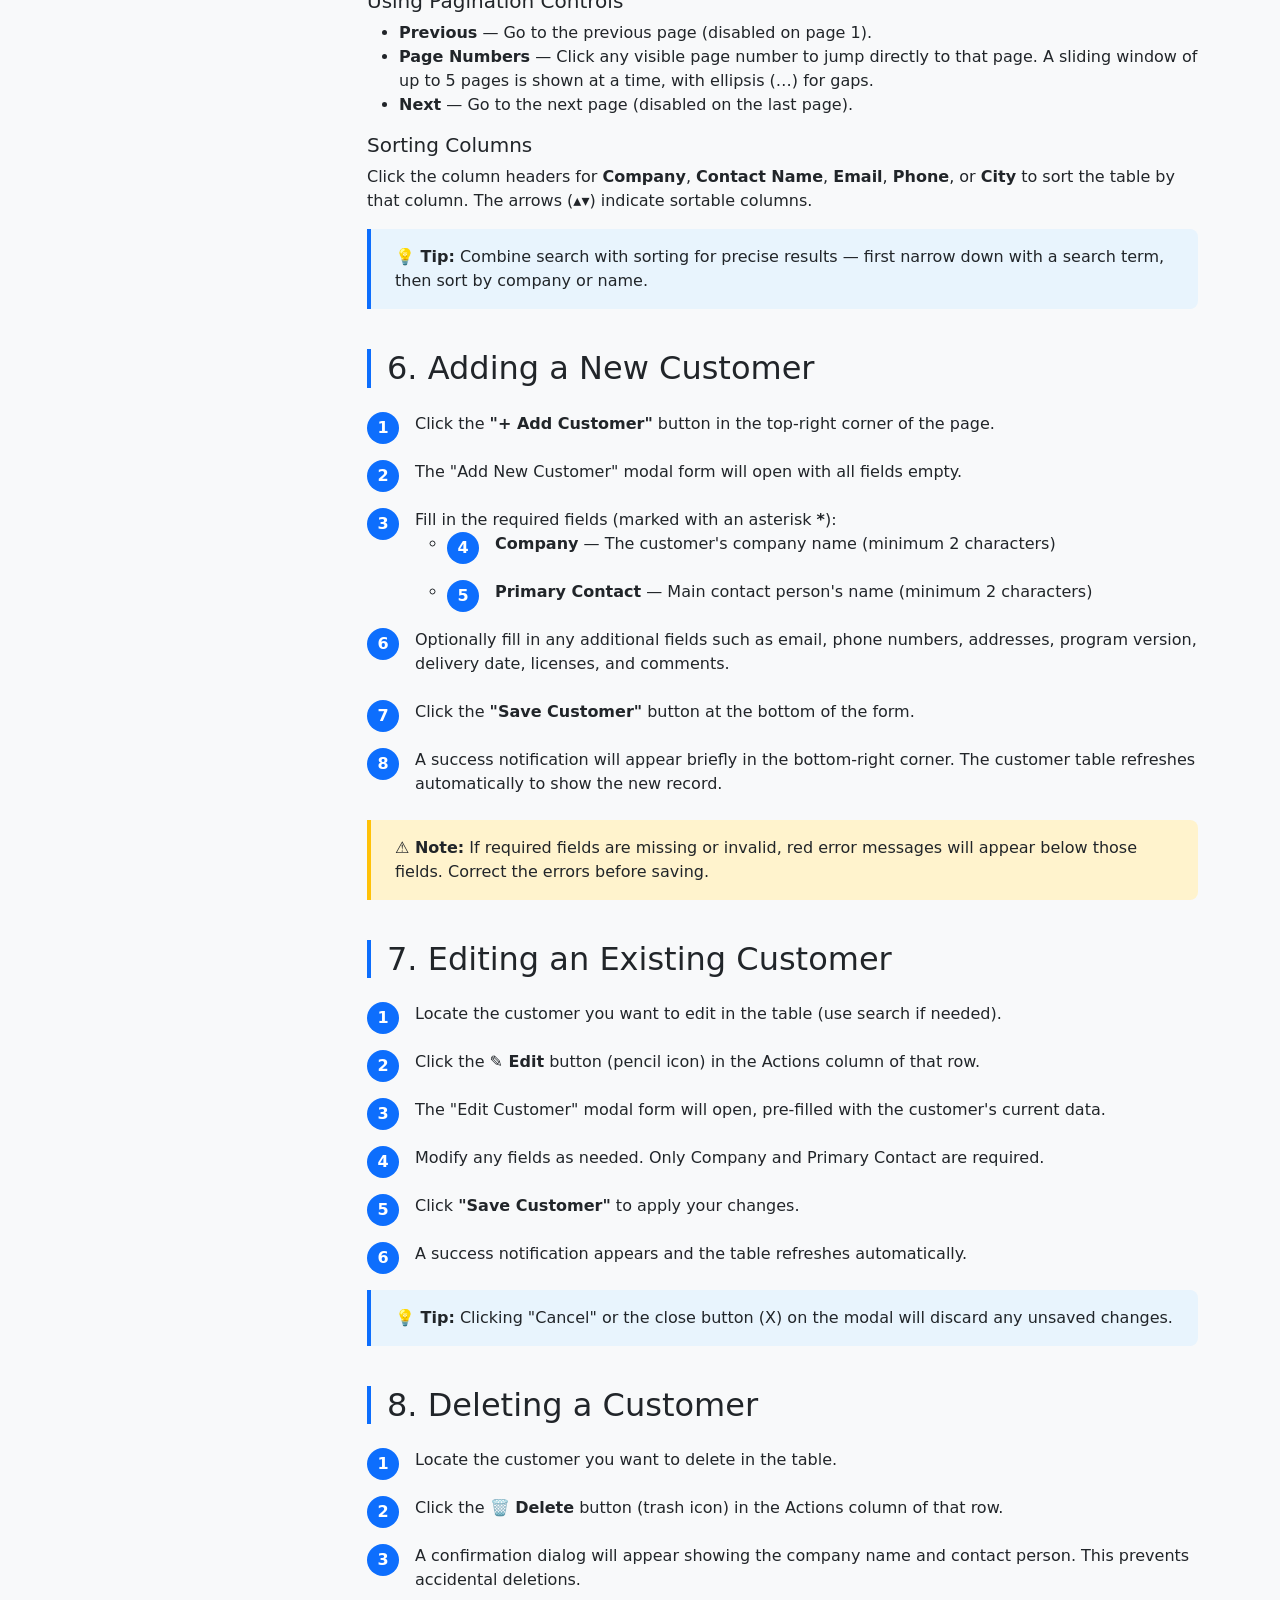
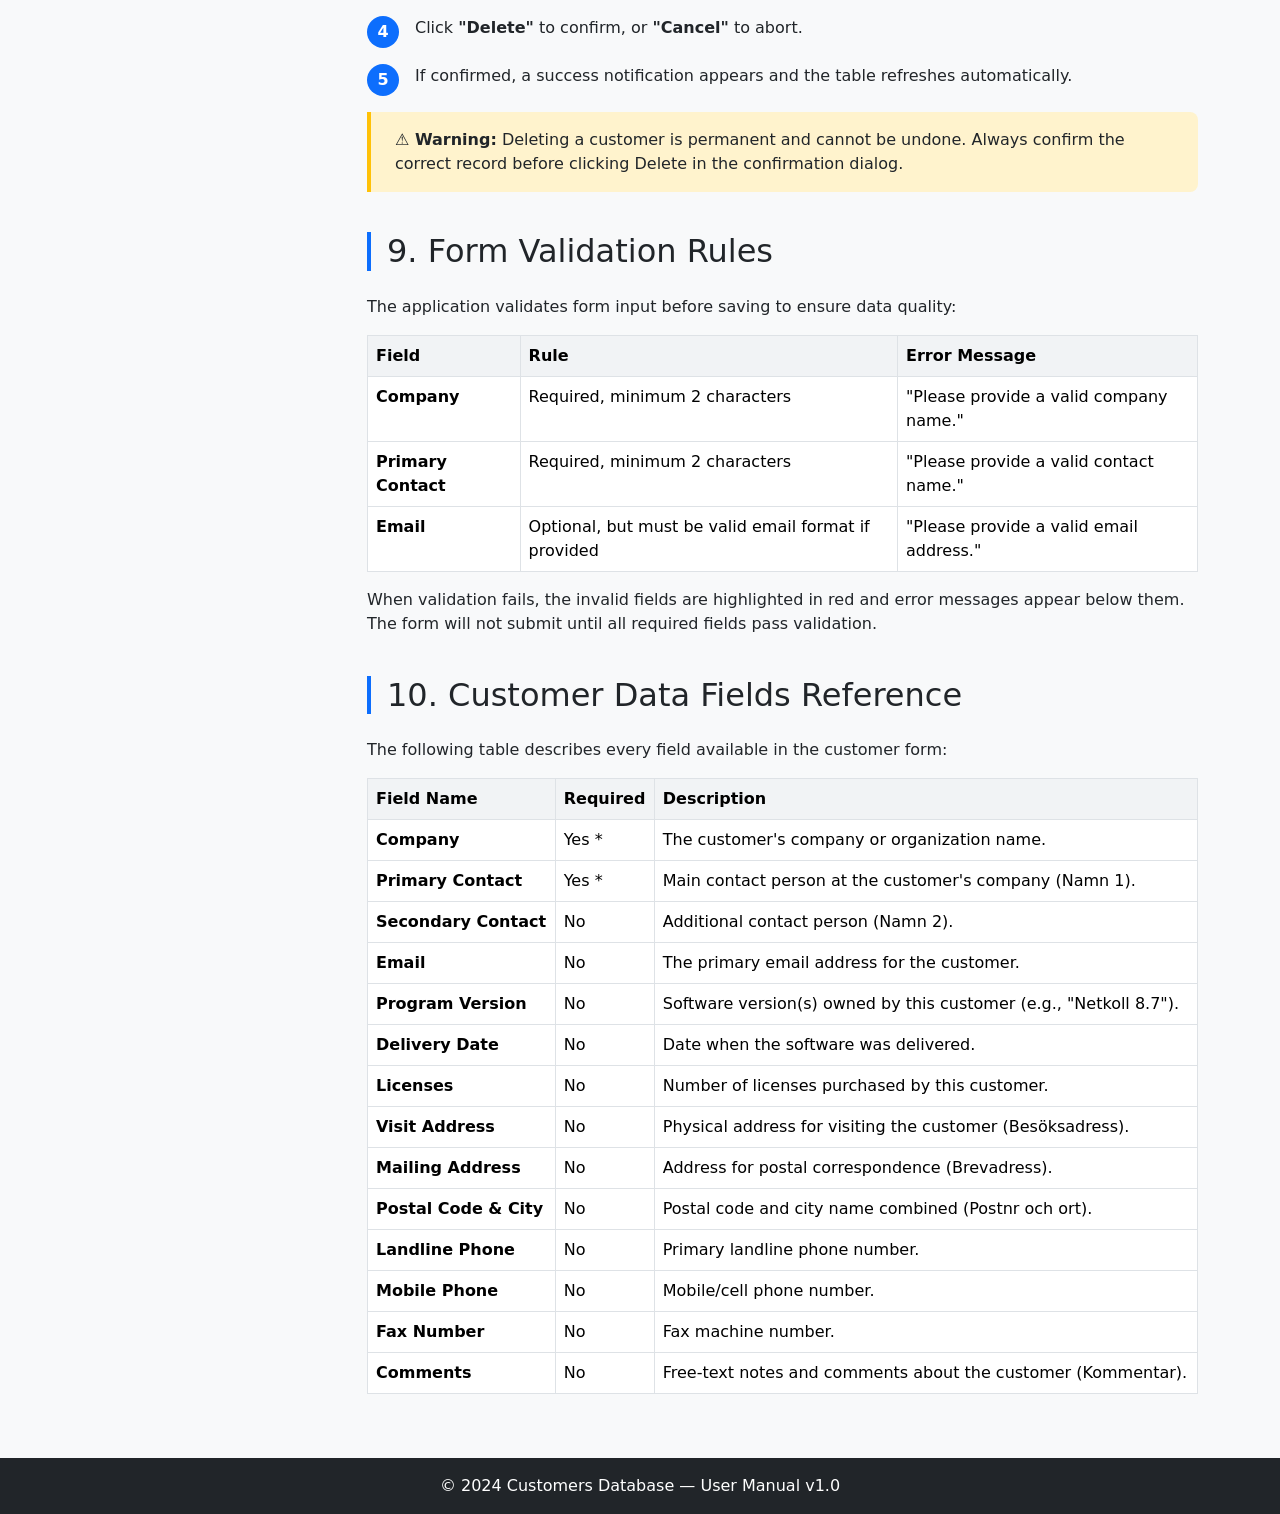
<file: frontend/userhelp.html>
<!DOCTYPE html>
<html lang="en">
<head>
    <meta charset="UTF-8">
    <meta name="viewport" content="width=device-width, initial-scale=1.0">
    <title>Customers Database - User Manual</title>
    <link href="https://cdn.jsdelivr.net/npm/bootstrap@5.3.2/dist/css/bootstrap.min.css" rel="stylesheet">
    <style>
        body { background-color: #f8f9fa; }
        .manual-header { background: linear-gradient(135deg, #0d6efd, #0a58ca); color: white; padding: 3rem 0; margin-bottom: 2rem; }
        .section-title { border-left: 4px solid #0d6efd; padding-left: 1rem; margin-top: 2.5rem; margin-bottom: 1.5rem; }
        .step-list { counter-reset: step; list-style: none; padding-left: 0; }
        .step-list li { counter-increment: step; position: relative; padding-left: 3rem; margin-bottom: 1.5rem; }
        .step-list li::before { content: counter(step); position: absolute; left: 0; top: 0; width: 2rem; height: 2rem; background-color: #0d6efd; color: white; border-radius: 50%; text-align: center; line-height: 2rem; font-weight: bold; }
        .tip-box { background-color: #e8f4fd; border-left: 4px solid #0d6efd; padding: 1rem 1.5rem; margin: 1rem 0; border-radius: 0 0.5rem 0.5rem 0; }
        .warning-box { background-color: #fff3cd; border-left: 4px solid #ffc107; padding: 1rem 1.5rem; margin: 1rem 0; border-radius: 0 0.5rem 0.5rem 0; }
        .field-table th { background-color: #f1f3f5; }
        .nav-sidebar { position: sticky; top: 2rem; }
        code { background-color: #e9ecef; padding: 0.2em 0.4em; border-radius: 0.25rem; font-size: 0.9em; }
    </style>
</head>
<body>

<!-- Header -->
<div class="manual-header">
    <div class="container">
        <h1 class="display-4 fw-bold">Customers Database</h1>
        <p class="lead">User Manual &mdash; Complete Guide to Managing Customer Records</p>
    </div>
</div>

<div class="container mb-5">
    <div class="row">
        <!-- Sidebar Navigation -->
        <div class="col-lg-3 d-none d-lg-block">
            <nav class="nav-sidebar card">
                <div class="card-body">
                    <h6 class="card-title fw-bold mb-3">Table of Contents</h6>
                    <ul class="nav flex-column nav-pills">
                        <li class="nav-item"><a class="nav-link" href="#introduction">1. Introduction</a></li>
                        <li class="nav-item"><a class="nav-link" href="#getting-started">2. Getting Started</a></li>
                        <li class="nav-item"><a class="nav-link" href="#main-screen">3. Main Screen Overview</a></li>
                        <li class="nav-item"><a class="nav-link" href="#searching">4. Searching Customers</a></li>
                        <li class="nav-item"><a class="nav-link" href="#browsing">5. Browsing & Pagination</a></li>
                        <li class="nav-item"><a class="nav-link" href="#adding">6. Adding a Customer</a></li>
                        <li class="nav-item"><a class="nav-link" href="#editing">7. Editing a Customer</a></li>
                        <li class="nav-item"><a class="nav-link" href="#deleting">8. Deleting a Customer</a></li>
                        <li class="nav-item"><a class="nav-link" href="#validation">9. Form Validation</a></li>
                        <li class="nav-item"><a class="nav-link" href="#fields">10. Data Fields Reference</a></li>
                    </ul>
                </div>
            </nav>
        </div>

        <!-- Main Content -->
        <div class="col-lg-9">

            <!-- 1. Introduction -->
            <section id="introduction">
                <h2 class="section-title">1. Introduction</h2>
                <p>The <strong>Customers Database</strong> is a web-based application designed to manage customer records for the software company. It provides a clean, intuitive interface for viewing, searching, creating, editing, and deleting customer entries.</p>
                <p>This system was built to replace manual Excel-based tracking with a modern web application that offers:</p>
                <ul>
                    <li><strong>Real-time full-text search</strong> across all customer fields</li>
                    <li><strong>Complete CRUD operations</strong> (Create, Read, Update, Delete)</li>
                    <li><strong>Pagination</strong> for efficient browsing of large datasets</li>
                    <li><strong>License tracking</strong> showing total licenses sold across all customers</li>
                    <li><strong>Responsive design</strong> that works on desktop and mobile devices</li>
                </ul>
            </section>

            <!-- 2. Getting Started -->
            <section id="getting-started">
                <h2 class="section-title">2. Getting Started</h2>
                <p>To access the Customers Database application:</p>
                <ol class="step-list">
                    <li>Ensure the server is running (ask your system administrator if you are unsure).</li>
                    <li>Open your web browser (Chrome, Firefox, or Edge recommended).</li>
                    <li>Navigate to <code>http://localhost:8080</code></li>
                    <li>The main customer list page will load automatically.</li>
                </ol>
                <div class="tip-box">
                    <strong>&#128161; Tip:</strong> If the page does not load, verify that the server is running by checking with your administrator. The application runs on port 8080 by default.
                </div>
            </section>

            <!-- 3. Main Screen Overview -->
            <section id="main-screen">
                <h2 class="section-title">3. Main Screen Overview</h2>
                <p>The main screen is organized into several key areas:</p>

                <div class="card mb-3">
                    <div class="card-header fw-bold">A. Search Bar (Top Left)</div>
                    <div class="card-body">
                        <p>A large text input field where you can type to search across all customer fields. Includes a clear button (&times;) to reset the search.</p>
                    </div>
                </div>

                <div class="card mb-3">
                    <div class="card-header fw-bold">B. Add Customer Button (Top Right)</div>
                    <div class="card-body">
                        <p>The <strong>"+ Add Customer"</strong> button opens a modal form for creating a new customer record.</p>
                    </div>
                </div>

                <div class="card mb-3">
                    <div class="card-header fw-bold">C. License Summary</div>
                    <div class="card-body">
                        <p>A summary card showing the <strong>Total Licenses Sold</strong> across all customers in the database.</p>
                    </div>
                </div>

                <div class="card mb-3">
                    <div class="card-header fw-bold">D. Results Count</div>
                    <div class="card-body">
                        <p>Displays text like "Showing <em>X</em> of <em>Y</em> customers" indicating the current page count and total records.</p>
                    </div>
                </div>

                <div class="card mb-3">
                    <div class="card-header fw-bold">E. Customer Table (Center)</div>
                    <div class="card-body">
                        <p>The main data table displaying customer records with the following columns:</p>
                        <table class="table table-sm table-bordered">
                            <thead><tr><th>Column</th><th>Description</th></tr></thead>
                            <tbody>
                                <tr><td><strong>Company</strong></td><td>The company name (clickable column header for sorting)</td></tr>
                                <tr><td><strong>Contact Name</strong></td><td>Primary contact name with optional secondary contact shown below</td></tr>
                                <tr><td><strong>Email</strong></td><td>The customer's email address</td></tr>
                                <tr><td><strong>Phone</strong></td><td>Landline phone number with optional mobile shown below</td></tr>
                                <tr><td><strong>City</strong></td><td>Postal code and city</td></tr>
                                <tr><td><strong>Licenses</strong></td><td>Number of licenses associated with this customer</td></tr>
                                <tr><td><strong>Actions</strong></td><td>Edit (&#9998;) and Delete (&#128465;) buttons for each record</td></tr>
                            </tbody>
                        </table>
                    </div>
                </div>

                <div class="card mb-3">
                    <div class="card-header fw-bold">F. Pagination Controls (Bottom)</div>
                    <div class="card-body">
                        <p>Navigation controls for browsing through pages of 50 customer records each. Includes Previous, page numbers, and Next buttons.</p>
                    </div>
                </div>
            </section>

            <!-- 4. Searching Customers -->
            <section id="searching">
                <h2 class="section-title">4. Searching Customers</h2>
                <p>The search feature allows you to quickly find customers by typing any keyword or phrase.</p>

                <h5 class="mt-3">How Search Works</h5>
                <ul>
                    <li>Type your search term in the search bar at the top of the page.</li>
                    <li>Results update automatically after a brief pause (300ms) as you type &mdash; no need to press Enter.</li>
                    <li>Search is <strong>case-insensitive</strong>, so "abb", "ABB", and "Abb" all produce the same results.</li>
                    <li>The search scans <strong>all text fields</strong>: company name, contact names, email, phone numbers, addresses, program version, delivery date, and comments.</li>
                </ul>

                <h5 class="mt-3">Clearing Search</h5>
                <p>Click the <strong>&times;</strong> button on the right side of the search bar to clear your search and show all customers again. You can also simply delete the text manually.</p>

                <div class="tip-box">
                    <strong>&#128161; Tip:</strong> When you start a new search, the application automatically resets to page 1 so you see the most relevant results immediately.
                </div>

                <h5 class="mt-3">Search Examples</h5>
                <table class="table table-bordered">
                    <thead><tr><th>Search Term</th><th>What It Finds</th></tr></thead>
                    <tbody>
                        <tr><td><code>ABB</code></td><td>All customers with "ABB" in their company name, email, or any other field</td></tr>
                        <tr><td><code>stefan</code></td><td>All customers whose contact name contains "stefan"</td></tr>
                        <tr><td><code>Stockholm</code></td><td>All customers located in Stockholm (searches postal code & city field)</td></tr>
                        <tr><td><code>@abb.com</code></td><td>All customers with an ABB email domain</td></tr>
                    </tbody>
                </table>
            </section>

            <!-- 5. Browsing and Pagination -->
            <section id="browsing">
                <h2 class="section-title">5. Browsing & Pagination</h2>
                <p>The customer table displays up to <strong>50 records per page</strong>. When there are more results than fit on one page, pagination controls appear at the bottom of the table.</p>

                <h5 class="mt-3">Using Pagination Controls</h5>
                <ul>
                    <li><strong>Previous</strong> &mdash; Go to the previous page (disabled on page 1).</li>
                    <li><strong>Page Numbers</strong> &mdash; Click any visible page number to jump directly to that page. A sliding window of up to 5 pages is shown at a time, with ellipsis (&hellip;) for gaps.</li>
                    <li><strong>Next</strong> &mdash; Go to the next page (disabled on the last page).</li>
                </ul>

                <h5 class="mt-3">Sorting Columns</h5>
                <p>Click the column headers for <strong>Company</strong>, <strong>Contact Name</strong>, <strong>Email</strong>, <strong>Phone</strong>, or <strong>City</strong> to sort the table by that column. The arrows (&#x25B4;&#x25BE;) indicate sortable columns.</p>

                <div class="tip-box">
                    <strong>&#128161; Tip:</strong> Combine search with sorting for precise results &mdash; first narrow down with a search term, then sort by company or name.
                </div>
            </section>

            <!-- 6. Adding a Customer -->
            <section id="adding">
                <h2 class="section-title">6. Adding a New Customer</h2>
                <ol class="step-list">
                    <li>Click the <strong>"+ Add Customer"</strong> button in the top-right corner of the page.</li>
                    <li>The "Add New Customer" modal form will open with all fields empty.</li>
                    <li>Fill in the required fields (marked with an asterisk <strong>*</strong>):
                        <ul>
                            <li><strong>Company</strong> &mdash; The customer's company name (minimum 2 characters)</li>
                            <li><strong>Primary Contact</strong> &mdash; Main contact person's name (minimum 2 characters)</li>
                        </ul>
                    </li>
                    <li>Optionally fill in any additional fields such as email, phone numbers, addresses, program version, delivery date, licenses, and comments.</li>
                    <li>Click the <strong>"Save Customer"</strong> button at the bottom of the form.</li>
                    <li>A success notification will appear briefly in the bottom-right corner. The customer table refreshes automatically to show the new record.</li>
                </ol>

                <div class="warning-box">
                    <strong>&#9888; Note:</strong> If required fields are missing or invalid, red error messages will appear below those fields. Correct the errors before saving.
                </div>
            </section>

            <!-- 7. Editing a Customer -->
            <section id="editing">
                <h2 class="section-title">7. Editing an Existing Customer</h2>
                <ol class="step-list">
                    <li>Locate the customer you want to edit in the table (use search if needed).</li>
                    <li>Click the <strong>&#9998; Edit</strong> button (pencil icon) in the Actions column of that row.</li>
                    <li>The "Edit Customer" modal form will open, pre-filled with the customer's current data.</li>
                    <li>Modify any fields as needed. Only Company and Primary Contact are required.</li>
                    <li>Click <strong>"Save Customer"</strong> to apply your changes.</li>
                    <li>A success notification appears and the table refreshes automatically.</li>
                </ol>

                <div class="tip-box">
                    <strong>&#128161; Tip:</strong> Clicking "Cancel" or the close button (X) on the modal will discard any unsaved changes.
                </div>
            </section>

            <!-- 8. Deleting a Customer -->
            <section id="deleting">
                <h2 class="section-title">8. Deleting a Customer</h2>
                <ol class="step-list">
                    <li>Locate the customer you want to delete in the table.</li>
                    <li>Click the <strong>&#128465; Delete</strong> button (trash icon) in the Actions column of that row.</li>
                    <li>A confirmation dialog will appear showing the company name and contact person. This prevents accidental deletions.</li>
                    <li>Click <strong>"Delete"</strong> to confirm, or <strong>"Cancel"</strong> to abort.</li>
                    <li>If confirmed, a success notification appears and the table refreshes automatically.</li>
                </ol>

                <div class="warning-box">
                    <strong>&#9888; Warning:</strong> Deleting a customer is permanent and cannot be undone. Always confirm the correct record before clicking Delete in the confirmation dialog.
                </div>
            </section>

            <!-- 9. Form Validation -->
            <section id="validation">
                <h2 class="section-title">9. Form Validation Rules</h2>
                <p>The application validates form input before saving to ensure data quality:</p>
                <table class="table table-bordered field-table">
                    <thead>
                        <tr><th>Field</th><th>Rule</th><th>Error Message</th></tr>
                    </thead>
                    <tbody>
                        <tr>
                            <td><strong>Company</strong></td>
                            <td>Required, minimum 2 characters</td>
                            <td>"Please provide a valid company name."</td>
                        </tr>
                        <tr>
                            <td><strong>Primary Contact</strong></td>
                            <td>Required, minimum 2 characters</td>
                            <td>"Please provide a valid contact name."</td>
                        </tr>
                        <tr>
                            <td><strong>Email</strong></td>
                            <td>Optional, but must be valid email format if provided</td>
                            <td>"Please provide a valid email address."</td>
                        </tr>
                    </tbody>
                </table>
                <p>When validation fails, the invalid fields are highlighted in red and error messages appear below them. The form will not submit until all required fields pass validation.</p>
            </section>

            <!-- 10. Data Fields Reference -->
            <section id="fields">
                <h2 class="section-title">10. Customer Data Fields Reference</h2>
                <p>The following table describes every field available in the customer form:</p>
                <table class="table table-bordered field-table">
                    <thead>
                        <tr><th>Field Name</th><th>Required</th><th>Description</th></tr>
                    </thead>
                    <tbody>
                        <tr><td><strong>Company</strong></td><td>Yes *</td><td>The customer's company or organization name.</td></tr>
                        <tr><td><strong>Primary Contact</strong></td><td>Yes *</td><td>Main contact person at the customer's company (Namn 1).</td></tr>
                        <tr><td><strong>Secondary Contact</strong></td><td>No</td><td>Additional contact person (Namn 2).</td></tr>
                        <tr><td><strong>Email</strong></td><td>No</td><td>The primary email address for the customer.</td></tr>
                        <tr><td><strong>Program Version</strong></td><td>No</td><td>Software version(s) owned by this customer (e.g., "Netkoll 8.7").</td></tr>
                        <tr><td><strong>Delivery Date</strong></td><td>No</td><td>Date when the software was delivered.</td></tr>
                        <tr><td><strong>Licenses</strong></td><td>No</td><td>Number of licenses purchased by this customer.</td></tr>
                        <tr><td><strong>Visit Address</strong></td><td>No</td><td>Physical address for visiting the customer (Bes&ouml;ksadress).</td></tr>
                        <tr><td><strong>Mailing Address</strong></td><td>No</td><td>Address for postal correspondence (Brevadress).</td></tr>
                        <tr><td><strong>Postal Code & City</strong></td><td>No</td><td>Postal code and city name combined (Postnr och ort).</td></tr>
                        <tr><td><strong>Landline Phone</strong></td><td>No</td><td>Primary landline phone number.</td></tr>
                        <tr><td><strong>Mobile Phone</strong></td><td>No</td><td>Mobile/cell phone number.</td></tr>
                        <tr><td><strong>Fax Number</strong></td><td>No</td><td>Fax machine number.</td></tr>
                        <tr><td><strong>Comments</strong></td><td>No</td><td>Free-text notes and comments about the customer (Kommentar).</td></tr>
                    </tbody>
                </table>
            </section>

        </div>
    </div>
</div>

<!-- Footer -->
<footer class="bg-dark text-white text-center py-3 mt-5">
    <p class="mb-0">&copy; 2024 Customers Database &mdash; User Manual v1.0</p>
</footer>

<script src="https://cdn.jsdelivr.net/npm/bootstrap@5.3.2/dist/js/bootstrap.bundle.min.js"></script>
</body>
</html>
</file>
